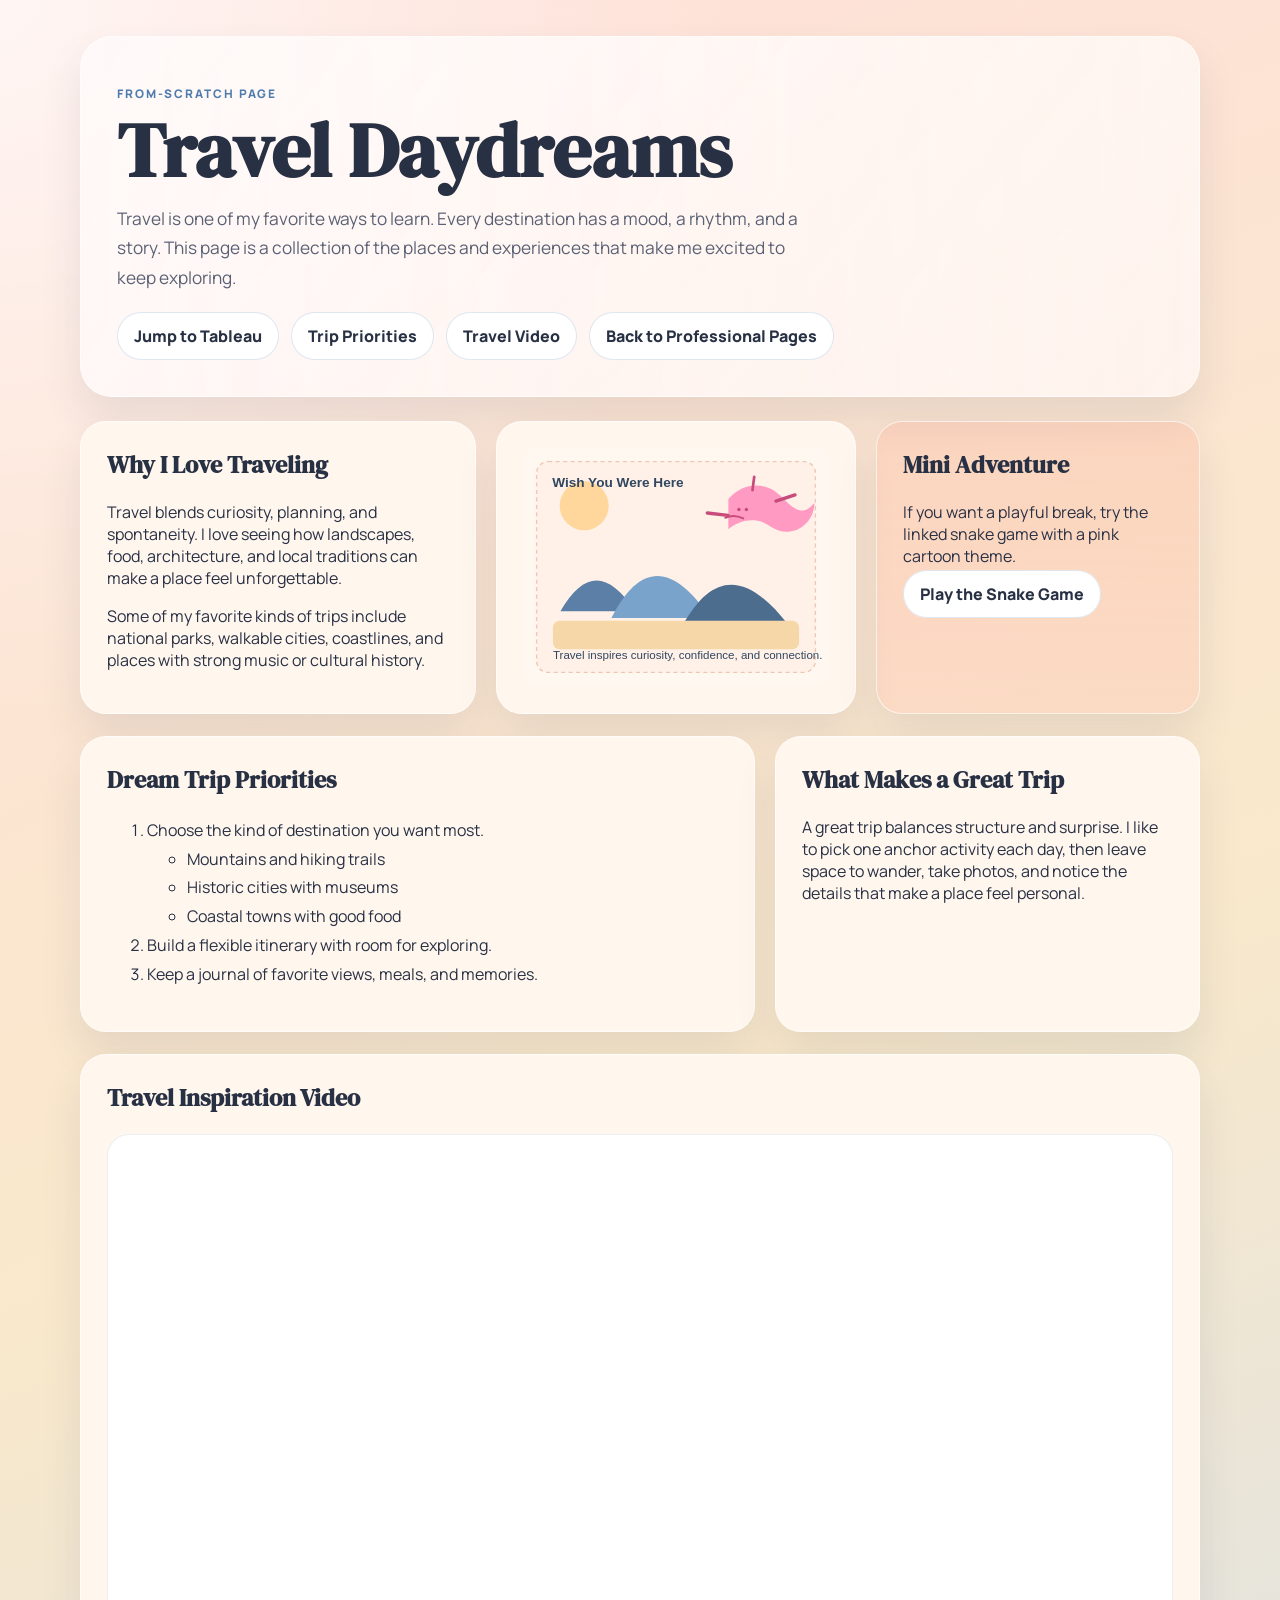
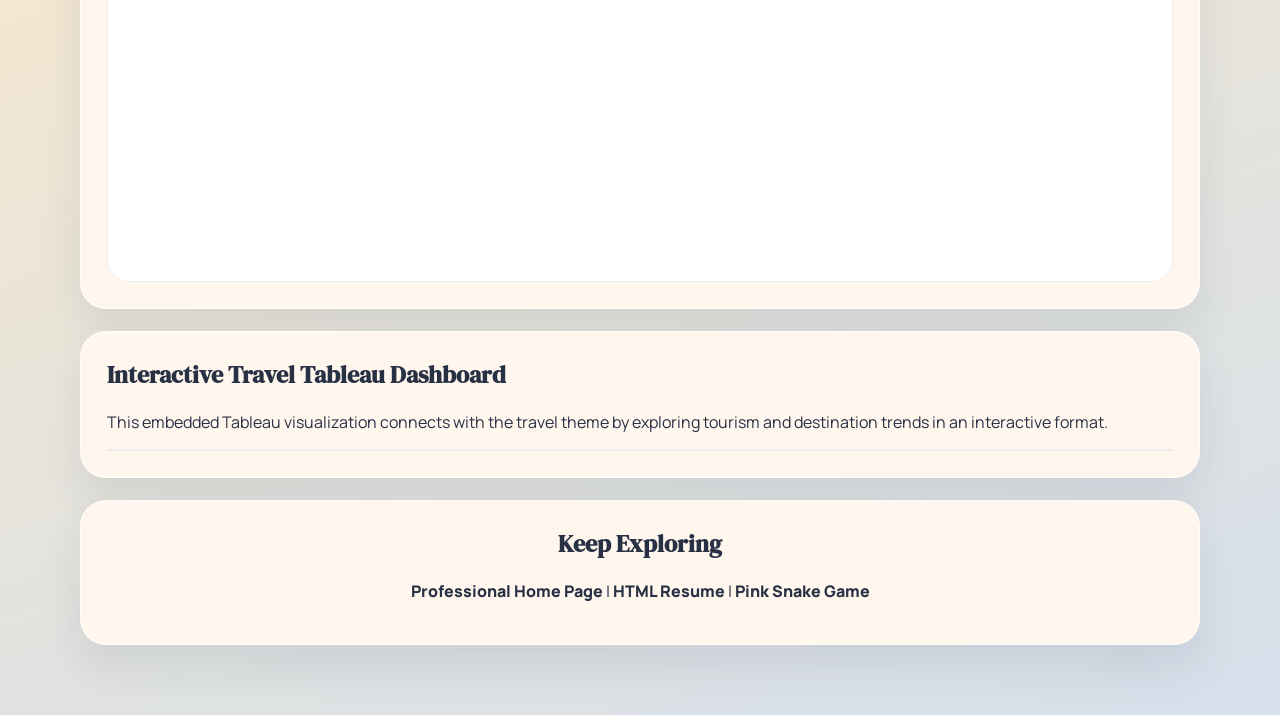
<file: scratch.html>
﻿<!DOCTYPE html>
<html lang="en">
<head>
  <meta charset="UTF-8">
  <meta name="viewport" content="width=device-width, initial-scale=1.0">
  <title>Travel Daydreams | Hallie Reimschiissel</title>
  <link rel="preconnect" href="https://fonts.googleapis.com">
  <link rel="preconnect" href="https://fonts.gstatic.com" crossorigin>
  <link href="https://fonts.googleapis.com/css2?family=DM+Serif+Display:ital@0;1&family=Manrope:wght@400;500;700;800&display=swap" rel="stylesheet">
  <link rel="stylesheet" href="css/scratch.css">
</head>
<body>
  <div class="page-shell">
    <div class="hero-panel">
      <p class="kicker">From-Scratch Page</p>
      <h1>Travel Daydreams</h1>
      <p class="intro-copy">Travel is one of my favorite ways to learn. Every destination has a mood, a rhythm, and a story. This page is a collection of the places and experiences that make me excited to keep exploring.</p>
      <div class="anchor-nav">
        <a href="#trip-map">Jump to Tableau</a>
        <a href="#packing">Trip Priorities</a>
        <a href="#video-stop">Travel Video</a>
        <a href="index.html">Back to Professional Pages</a>
      </div>
    </div>

    <div class="content-strip postcard-layout">
      <div class="story-card">
        <h2>Why I Love Traveling</h2>
        <p>Travel blends curiosity, planning, and spontaneity. I love seeing how landscapes, food, architecture, and local traditions can make a place feel unforgettable.</p>
        <p>Some of my favorite kinds of trips include national parks, walkable cities, coastlines, and places with strong music or cultural history.</p>
      </div>
      <div class="story-card image-card">
        <img src="assets/travel-postcard.svg" alt="Illustrated postcard with mountains, sun, and a pink airplane flying overhead.">
      </div>
      <div class="story-card callout-card">
        <h2>Mini Adventure</h2>
        <p>If you want a playful break, try the linked snake game with a pink cartoon theme.</p>
        <a class="game-link" href="snake.html">Play the Snake Game</a>
      </div>
    </div>

    <div id="packing" class="content-strip notes-layout">
      <div class="story-card wide-card">
        <h2>Dream Trip Priorities</h2>
        <ol>
          <li>Choose the kind of destination you want most.
            <ul>
              <li>Mountains and hiking trails</li>
              <li>Historic cities with museums</li>
              <li>Coastal towns with good food</li>
            </ul>
          </li>
          <li>Build a flexible itinerary with room for exploring.</li>
          <li>Keep a journal of favorite views, meals, and memories.</li>
        </ol>
      </div>
      <div class="story-card tips-card">
        <h2>What Makes a Great Trip</h2>
        <p>A great trip balances structure and surprise. I like to pick one anchor activity each day, then leave space to wander, take photos, and notice the details that make a place feel personal.</p>
      </div>
    </div>

    <div id="video-stop" class="content-strip media-layout">
      <div class="story-card video-card">
        <h2>Travel Inspiration Video</h2>
        <div class="responsive-frame">
          <iframe src="https://www.youtube-nocookie.com/embed/0xhzwDXfLds" title="Europe travel inspiration video" allow="accelerometer; autoplay; clipboard-write; encrypted-media; gyroscope; picture-in-picture; web-share" referrerpolicy="strict-origin-when-cross-origin" allowfullscreen></iframe>
        </div>
      </div>
    </div>

    <div id="trip-map" class="content-strip tableau-layout">
      <div class="story-card tableau-card">
        <h2>Interactive Travel Tableau Dashboard</h2>
        <p>This embedded Tableau visualization connects with the travel theme by exploring tourism and destination trends in an interactive format.</p>
        <div class="responsive-frame tableau-frame">
          <div class='tableauPlaceholder' id='viz1776224346081' style='position: relative'><noscript><a href='#'><img alt='ChampionTraveler.com - When to Travel (F) ' src='https://public.tableau.com/static/images/Wh/WhentoTravel-FahrenheitDetailed/Fahrenheit/1_rss.png' style='border: none' /></a></noscript><object class='tableauViz'  style='display:none;'><param name='host_url' value='https%3A%2F%2Fpublic.tableau.com%2F' /> <param name='embed_code_version' value='3' /> <param name='site_root' value='' /><param name='name' value='WhentoTravel-FahrenheitDetailed/Fahrenheit' /><param name='tabs' value='no' /><param name='toolbar' value='yes' /><param name='static_image' value='https://public.tableau.com/static/images/Wh/WhentoTravel-FahrenheitDetailed/Fahrenheit/1.png' /> <param name='animate_transition' value='yes' /><param name='display_static_image' value='yes' /><param name='display_spinner' value='yes' /><param name='display_overlay' value='yes' /><param name='display_count' value='yes' /><param name='language' value='en-US' /></object></div>
          <script type='text/javascript'>                    var divElement = document.getElementById('viz1776224346081');                    var vizElement = divElement.getElementsByTagName('object')[0];                    vizElement.style.width='100%';vizElement.style.height=(divElement.offsetWidth*0.75)+'px';                    var scriptElement = document.createElement('script');                    scriptElement.src = 'https://public.tableau.com/javascripts/api/viz_v1.js';                    vizElement.parentNode.insertBefore(scriptElement, vizElement);                </script>
        </div>
      </div>
    </div>

    <div class="content-strip footer-links">
      <div class="story-card wide-card centered-card">
        <h2>Keep Exploring</h2>
        <p><a href="index.html">Professional Home Page</a> | <a href="resume.html">HTML Resume</a> | <a href="snake.html">Pink Snake Game</a></p>
      </div>
    </div>
  </div>
</body>
</html>
</file>
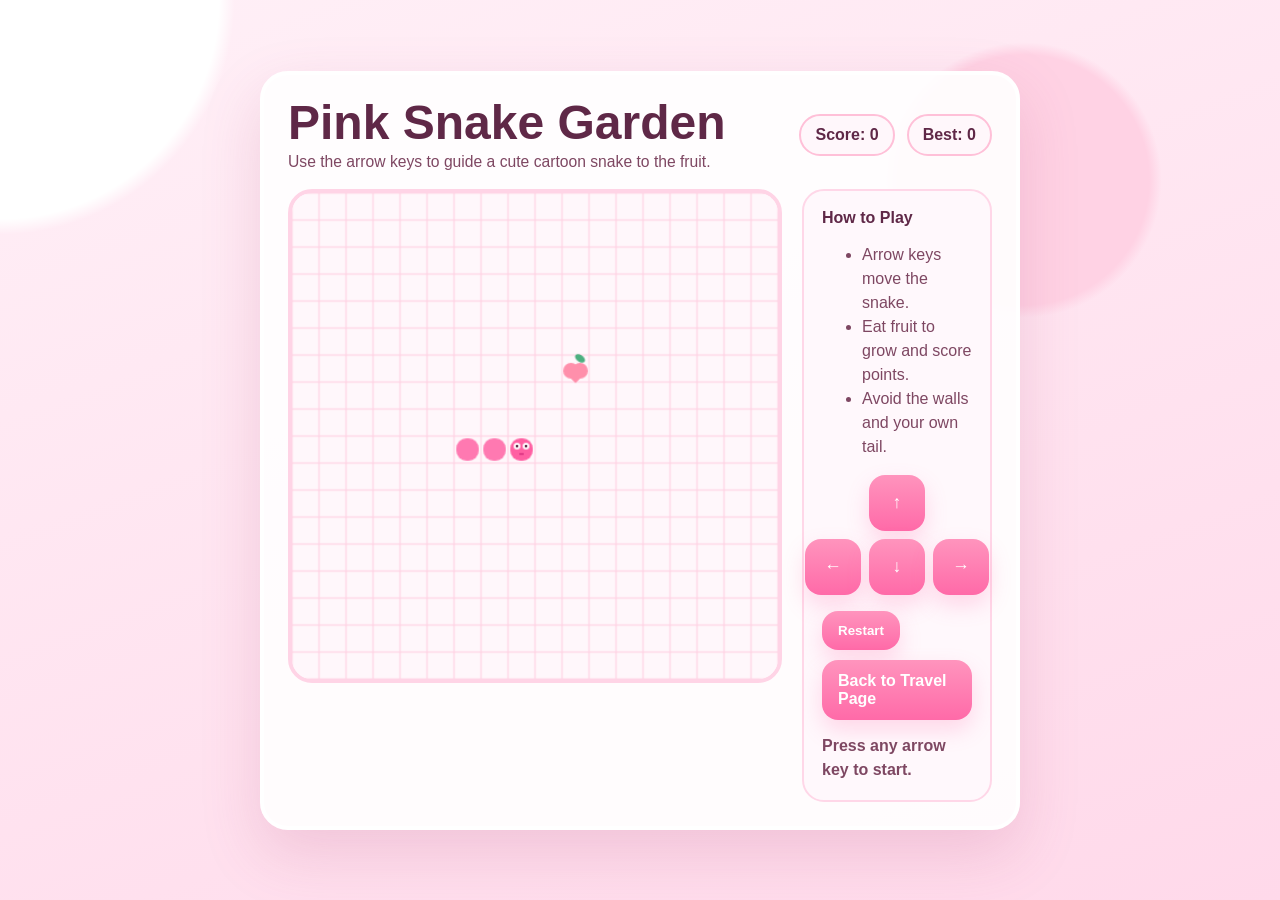
<file: snake.html>
﻿<!DOCTYPE html>
<html lang="en">
<head>
  <meta charset="UTF-8">
  <meta name="viewport" content="width=device-width, initial-scale=1.0">
  <title>Pink Snake Garden</title>
  <style>
    :root {
      --bg-1: #fff0f7;
      --bg-2: #ffd9ea;
      --ink: #5f2847;
      --ink-soft: #7e4762;
      --panel: rgba(255, 255, 255, 0.9);
      --snake: #ff5fa2;
      --snake-dark: #e33d89;
      --fruit: #ff8fab;
      --fruit-leaf: #4caf7f;
      --grid: #ffc3da;
      --accent: #fff7fb;
    }

    * { box-sizing: border-box; }

    body {
      margin: 0;
      min-height: 100vh;
      font-family: "Trebuchet MS", "Segoe UI", sans-serif;
      color: var(--ink);
      background:
        radial-gradient(circle at top left, #ffffff 0, #ffffff 14%, transparent 15%),
        radial-gradient(circle at 80% 20%, #ffd2e4 0, #ffd2e4 10%, transparent 11%),
        linear-gradient(160deg, var(--bg-1), var(--bg-2));
      display: grid;
      place-items: center;
      padding: 24px;
    }

    .app {
      width: min(92vw, 760px);
      background: var(--panel);
      border: 4px solid #ffffff;
      border-radius: 28px;
      box-shadow: 0 24px 60px rgba(180, 74, 120, 0.18);
      padding: 24px;
    }

    .topbar {
      display: flex;
      justify-content: space-between;
      gap: 16px;
      align-items: center;
      flex-wrap: wrap;
      margin-bottom: 18px;
    }

    h1 {
      margin: 0;
      font-size: clamp(2rem, 4vw, 3rem);
      line-height: 1;
    }

    .subtitle {
      margin: 6px 0 0;
      color: var(--ink-soft);
      font-size: 0.98rem;
    }

    .scoreboard {
      display: flex;
      gap: 12px;
      flex-wrap: wrap;
    }

    .pill {
      background: var(--accent);
      border: 2px solid #ffc0d8;
      border-radius: 999px;
      padding: 10px 14px;
      font-weight: 700;
    }

    .board-wrap {
      display: grid;
      grid-template-columns: 1fr 190px;
      gap: 20px;
      align-items: start;
    }

    canvas {
      width: 100%;
      max-width: 520px;
      aspect-ratio: 1 / 1;
      background:
        linear-gradient(0deg, transparent 23px, var(--grid) 24px),
        linear-gradient(90deg, transparent 23px, var(--grid) 24px),
        #fff7fb;
      background-size: 24px 24px;
      border-radius: 24px;
      border: 4px solid #ffd4e6;
      justify-self: center;
    }

    .panel {
      background: #fff8fc;
      border: 2px solid #ffd7e8;
      border-radius: 22px;
      padding: 18px;
    }

    .panel h2 {
      font-size: 1rem;
      margin-top: 0;
    }

    .panel p,
    .panel li {
      color: var(--ink-soft);
      line-height: 1.5;
    }

    .controls {
      display: grid;
      grid-template-columns: repeat(3, 56px);
      justify-content: center;
      gap: 8px;
      margin-top: 12px;
    }

    .controls button,
    .action-row button,
    .back-link {
      border: none;
      cursor: pointer;
      border-radius: 16px;
      background: linear-gradient(180deg, #ff94bd, #ff6aa8);
      color: white;
      font-weight: 800;
      box-shadow: 0 10px 22px rgba(255, 95, 162, 0.22);
    }

    .controls button {
      width: 56px;
      height: 56px;
      font-size: 1.1rem;
    }

    .controls .blank {
      visibility: hidden;
    }

    .action-row {
      margin-top: 16px;
      display: flex;
      gap: 10px;
      flex-wrap: wrap;
    }

    .action-row button,
    .back-link {
      padding: 12px 16px;
      text-decoration: none;
      display: inline-flex;
      align-items: center;
      justify-content: center;
    }

    .message {
      margin: 14px 0 0;
      min-height: 1.5em;
      font-weight: 700;
      color: var(--snake-dark);
    }

    @media (max-width: 700px) {
      .board-wrap {
        grid-template-columns: 1fr;
      }

      canvas {
        max-width: 100%;
      }
    }
  </style>
</head>
<body>
  <main class="app">
    <div class="topbar">
      <div>
        <h1>Pink Snake Garden</h1>
        <p class="subtitle">Use the arrow keys to guide a cute cartoon snake to the fruit.</p>
      </div>
      <div class="scoreboard">
        <div class="pill">Score: <span id="score">0</span></div>
        <div class="pill">Best: <span id="best">0</span></div>
      </div>
    </div>

    <div class="board-wrap">
      <canvas id="board" width="432" height="432" aria-label="Snake game board"></canvas>

      <aside class="panel">
        <h2>How to Play</h2>
        <ul>
          <li>Arrow keys move the snake.</li>
          <li>Eat fruit to grow and score points.</li>
          <li>Avoid the walls and your own tail.</li>
        </ul>
        <div class="controls" aria-label="Touch controls">
          <span class="blank"></span>
          <button data-dir="up" aria-label="Move up">↑</button>
          <span class="blank"></span>
          <button data-dir="left" aria-label="Move left">←</button>
          <button data-dir="down" aria-label="Move down">↓</button>
          <button data-dir="right" aria-label="Move right">→</button>
        </div>
        <div class="action-row">
          <button id="restart">Restart</button>
          <a class="back-link" href="scratch.html">Back to Travel Page</a>
        </div>
        <p class="message" id="message">Press any arrow key to start.</p>
      </aside>
    </div>
  </main>

  <script>
    const canvas = document.getElementById("board");
    const ctx = canvas.getContext("2d");
    const scoreEl = document.getElementById("score");
    const bestEl = document.getElementById("best");
    const messageEl = document.getElementById("message");
    const restartButton = document.getElementById("restart");
    const cellSize = 24;
    const tileCount = canvas.width / cellSize;
    const bestKey = "pink-snake-best-score";

    let snake;
    let direction;
    let nextDirection;
    let fruit;
    let score;
    let bestScore = Number(localStorage.getItem(bestKey) || 0);
    let gameOver;
    let started;
    let loop;

    bestEl.textContent = bestScore;

    function resetGame() {
      snake = [
        { x: 8, y: 9 },
        { x: 7, y: 9 },
        { x: 6, y: 9 }
      ];
      direction = { x: 1, y: 0 };
      nextDirection = { x: 1, y: 0 };
      fruit = placeFruit();
      score = 0;
      gameOver = false;
      started = false;
      scoreEl.textContent = score;
      messageEl.textContent = "Press any arrow key to start.";
      clearInterval(loop);
      loop = setInterval(tick, 120);
      draw();
    }

    function placeFruit() {
      let newFruit;
      do {
        newFruit = {
          x: Math.floor(Math.random() * tileCount),
          y: Math.floor(Math.random() * tileCount)
        };
      } while (snake && snake.some(segment => segment.x === newFruit.x && segment.y === newFruit.y));
      return newFruit;
    }

    function setDirection(dir) {
      const map = {
        up: { x: 0, y: -1 },
        down: { x: 0, y: 1 },
        left: { x: -1, y: 0 },
        right: { x: 1, y: 0 }
      };
      const candidate = map[dir];
      if (!candidate) return;
      if (candidate.x === -direction.x && candidate.y === -direction.y) return;
      nextDirection = candidate;
      started = true;
      if (!gameOver) {
        messageEl.textContent = "Collect the fruit and keep slithering.";
      }
    }

    function tick() {
      if (gameOver || !started) {
        draw();
        return;
      }

      direction = nextDirection;
      const head = { x: snake[0].x + direction.x, y: snake[0].y + direction.y };

      if (
        head.x < 0 || head.y < 0 || head.x >= tileCount || head.y >= tileCount ||
        snake.some(segment => segment.x === head.x && segment.y === head.y)
      ) {
        gameOver = true;
        messageEl.textContent = "Game over. Tap restart for another round.";
        draw();
        return;
      }

      snake.unshift(head);

      if (head.x === fruit.x && head.y === fruit.y) {
        score += 1;
        scoreEl.textContent = score;
        fruit = placeFruit();
        messageEl.textContent = "Yum. That fruit was adorable.";
        if (score > bestScore) {
          bestScore = score;
          localStorage.setItem(bestKey, String(bestScore));
          bestEl.textContent = bestScore;
        }
      } else {
        snake.pop();
      }

      draw();
    }

    function drawFruit() {
      const centerX = fruit.x * cellSize + cellSize / 2;
      const centerY = fruit.y * cellSize + cellSize / 2;
      ctx.fillStyle = "#4caf7f";
      ctx.beginPath();
      ctx.ellipse(centerX + 4, centerY - 9, 5, 3, 0.6, 0, Math.PI * 2);
      ctx.fill();

      ctx.fillStyle = "#ff8fab";
      ctx.beginPath();
      ctx.arc(centerX - 4, centerY + 2, 7, 0, Math.PI * 2);
      ctx.arc(centerX + 4, centerY + 2, 7, 0, Math.PI * 2);
      ctx.fill();

      ctx.beginPath();
      ctx.moveTo(centerX - 11, centerY + 2);
      ctx.lineTo(centerX + 11, centerY + 2);
      ctx.lineTo(centerX, centerY + 13);
      ctx.closePath();
      ctx.fill();
    }

    function drawSnake() {
      snake.slice().reverse().forEach((segment, indexFromTail) => {
        const isHead = indexFromTail === snake.length - 1;
        const x = segment.x * cellSize;
        const y = segment.y * cellSize;
        ctx.fillStyle = isHead ? "#ff5fa2" : "#ff79b1";
        roundRect(x + 2, y + 2, cellSize - 4, cellSize - 4, 9);
        ctx.fill();

        if (isHead) {
          ctx.fillStyle = "#ffffff";
          ctx.beginPath();
          ctx.arc(x + 8, y + 9, 3, 0, Math.PI * 2);
          ctx.arc(x + 16, y + 9, 3, 0, Math.PI * 2);
          ctx.fill();
          ctx.fillStyle = "#5f2847";
          ctx.beginPath();
          ctx.arc(x + 8, y + 9, 1.2, 0, Math.PI * 2);
          ctx.arc(x + 16, y + 9, 1.2, 0, Math.PI * 2);
          ctx.fill();
          ctx.fillStyle = "#e33d89";
          ctx.fillRect(x + 10, y + 15, 4, 2);
        }
      });
    }

    function roundRect(x, y, width, height, radius) {
      ctx.beginPath();
      ctx.moveTo(x + radius, y);
      ctx.arcTo(x + width, y, x + width, y + height, radius);
      ctx.arcTo(x + width, y + height, x, y + height, radius);
      ctx.arcTo(x, y + height, x, y, radius);
      ctx.arcTo(x, y, x + width, y, radius);
      ctx.closePath();
    }

    function draw() {
      ctx.clearRect(0, 0, canvas.width, canvas.height);
      ctx.fillStyle = "#fff7fb";
      ctx.fillRect(0, 0, canvas.width, canvas.height);

      ctx.strokeStyle = "#ffd0e2";
      ctx.lineWidth = 1;
      for (let i = 0; i <= tileCount; i += 1) {
        const pos = i * cellSize;
        ctx.beginPath();
        ctx.moveTo(pos, 0);
        ctx.lineTo(pos, canvas.height);
        ctx.stroke();
        ctx.beginPath();
        ctx.moveTo(0, pos);
        ctx.lineTo(canvas.width, pos);
        ctx.stroke();
      }

      drawFruit();
      drawSnake();
    }

    document.addEventListener("keydown", event => {
      const map = {
        ArrowUp: "up",
        ArrowDown: "down",
        ArrowLeft: "left",
        ArrowRight: "right"
      };
      const dir = map[event.key];
      if (dir) {
        event.preventDefault();
        setDirection(dir);
      }
    });

    document.querySelectorAll("[data-dir]").forEach(button => {
      button.addEventListener("click", () => setDirection(button.dataset.dir));
    });

    restartButton.addEventListener("click", resetGame);

    resetGame();
  </script>
</body>
</html>
</file>
<file: css/scratch.css>
﻿:root {
  --bg: #fff7ef;
  --panel: rgba(255, 252, 247, 0.9);
  --panel-strong: rgba(255, 246, 238, 0.98);
  --ink: #283044;
  --ink-soft: #5b6174;
  --sunset: #ff8d6d;
  --rose: #ffb5a7;
  --sea: #4f7cac;
  --sand: #f4d6a0;
  --line: rgba(40, 48, 68, 0.08);
}

* {
  box-sizing: border-box;
}

html {
  scroll-behavior: smooth;
}

body {
  margin: 0;
  font-family: "Manrope", Arial, sans-serif;
  color: var(--ink);
  background:
    radial-gradient(circle at top left, rgba(255, 255, 255, 0.7), transparent 28%),
    linear-gradient(160deg, rgba(255, 181, 167, 0.42), rgba(244, 214, 160, 0.55) 48%, rgba(79, 124, 172, 0.24));
}

h1, h2 {
  font-family: "DM Serif Display", Georgia, serif;
  margin-top: 0;
}

img {
  max-width: 100%;
  display: block;
}

.page-shell {
  width: min(1120px, calc(100% - 32px));
  margin: 0 auto;
  padding: 36px 0 48px;
}

.hero-panel,
.story-card {
  background: var(--panel);
  border: 1px solid rgba(255, 255, 255, 0.65);
  box-shadow: 0 22px 40px rgba(52, 61, 86, 0.1);
}

.hero-panel {
  padding: 36px;
  border-radius: 32px;
  margin-bottom: 24px;
  background:
    linear-gradient(130deg, rgba(255, 255, 255, 0.93), rgba(255, 245, 240, 0.88)),
    linear-gradient(90deg, var(--rose), transparent);
}

.kicker {
  text-transform: uppercase;
  letter-spacing: 0.16em;
  font-weight: 800;
  font-size: 0.74rem;
  color: var(--sea);
}

.hero-panel h1 {
  font-size: clamp(2.8rem, 6vw, 5rem);
  line-height: 0.95;
  margin-bottom: 12px;
}

.intro-copy {
  max-width: 700px;
  font-size: 1.08rem;
  line-height: 1.7;
  color: var(--ink-soft);
}

.anchor-nav {
  display: flex;
  flex-wrap: wrap;
  gap: 12px;
  margin-top: 20px;
}

.anchor-nav a,
.game-link,
.footer-links a {
  color: var(--ink);
  text-decoration: none;
  font-weight: 800;
}

.anchor-nav a,
.game-link {
  padding: 12px 16px;
  border-radius: 999px;
  background: white;
  border: 1px solid rgba(79, 124, 172, 0.18);
}

.content-strip {
  display: grid;
  gap: 20px;
  margin-bottom: 22px;
}

.postcard-layout {
  grid-template-columns: 1.1fr 1fr 0.9fr;
}

.notes-layout {
  grid-template-columns: 1.35fr 0.85fr;
}

.media-layout,
.tableau-layout,
.footer-links {
  grid-template-columns: 1fr;
}

.story-card {
  padding: 26px;
  border-radius: 26px;
  background: var(--panel-strong);
}

.image-card {
  display: flex;
  align-items: center;
  justify-content: center;
}

.callout-card {
  background: linear-gradient(180deg, rgba(255, 141, 109, 0.18), rgba(255, 181, 167, 0.25));
}

.wide-card ol,
.wide-card ul {
  line-height: 1.8;
}

.responsive-frame {
  position: relative;
  width: 100%;
  padding-top: 70%;
  border-radius: 22px;
  overflow: hidden;
  border: 1px solid var(--line);
  background: white;
}

.responsive-frame iframe,
.responsive-frame .tableauPlaceholder,
.responsive-frame .tableauViz,
.responsive-frame object {
  position: absolute;
  inset: 0;
  width: 100%;
  height: 100%;
  border: 0;
}

.tableau-frame {
  padding-top: 0;
}

.centered-card {
  text-align: center;
}

@media (max-width: 900px) {
  .postcard-layout,
  .notes-layout {
    grid-template-columns: 1fr;
  }
}

@media (max-width: 640px) {
  .page-shell {
    width: min(100% - 20px, 1120px);
    padding-top: 20px;
  }

  .hero-panel,
  .story-card {
    padding: 22px;
    border-radius: 22px;
  }

  .hero-panel h1 {
    line-height: 1;
  }
}
</file>
